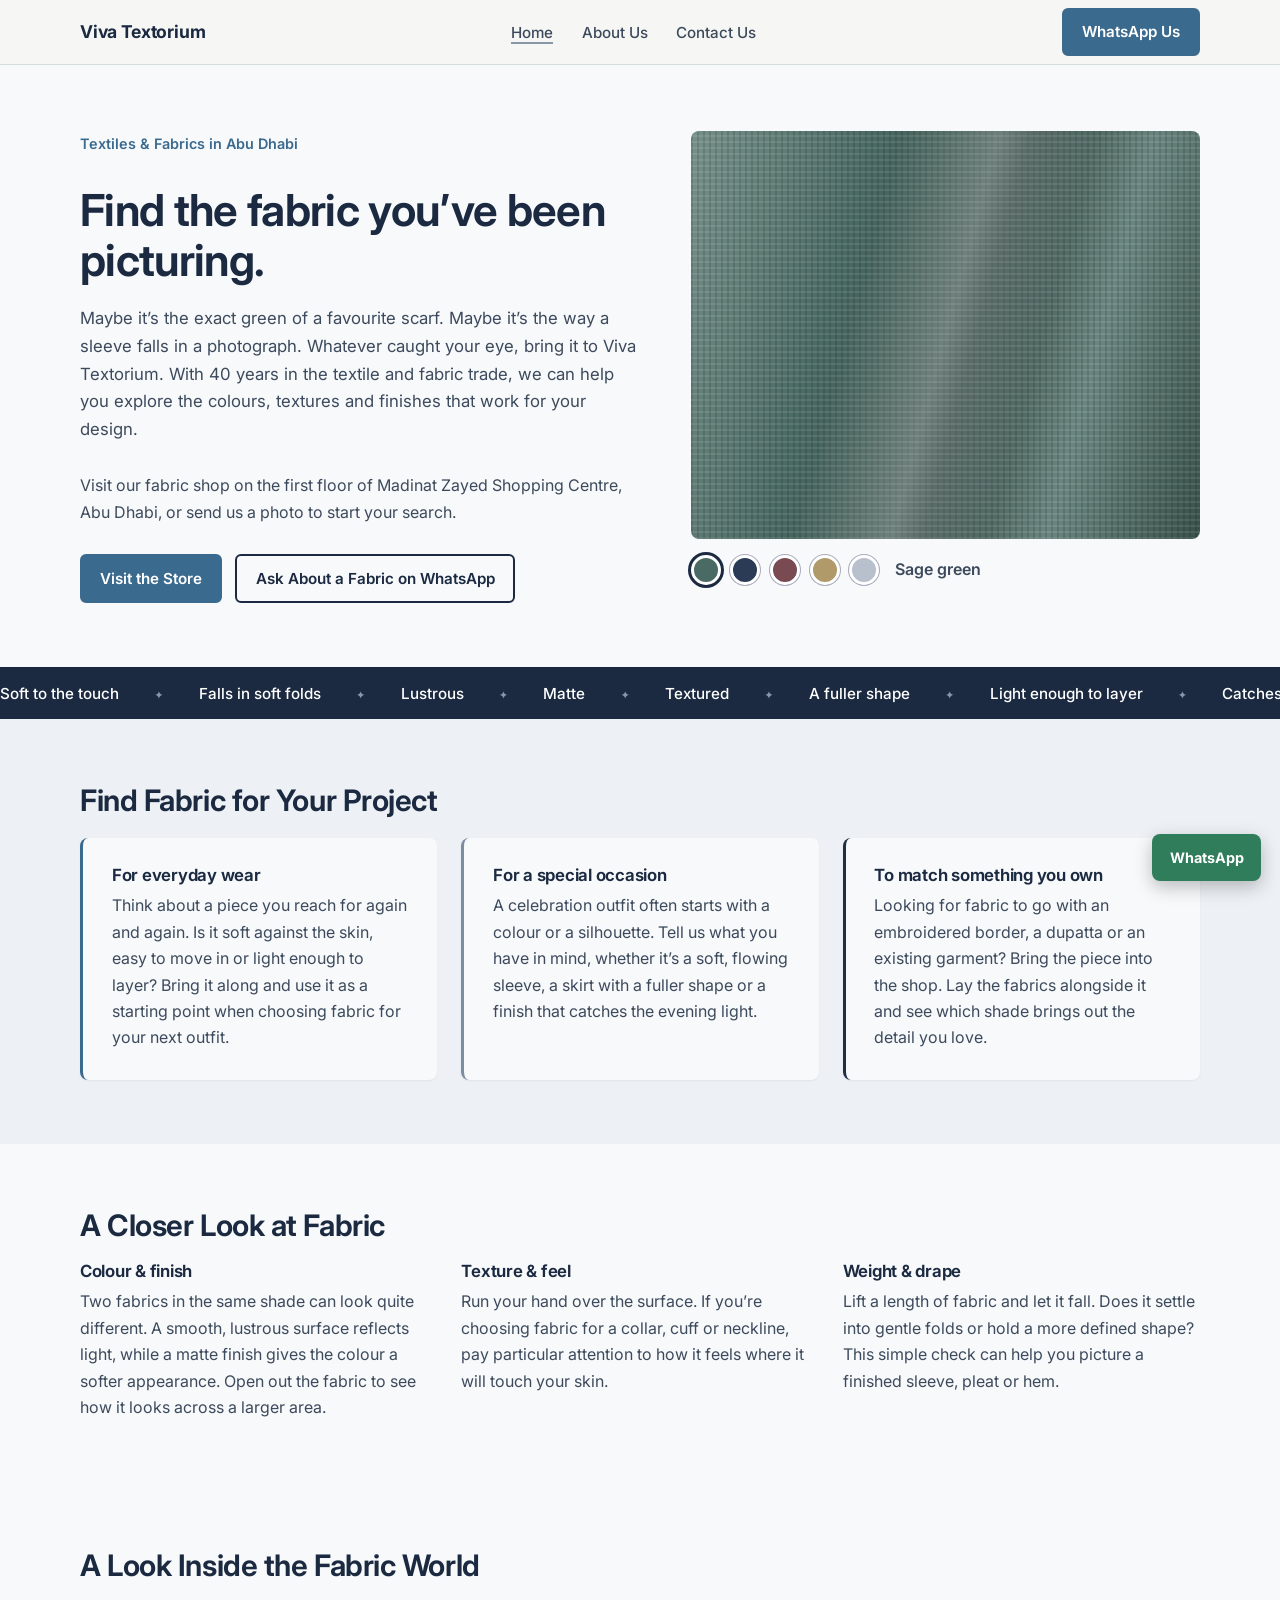
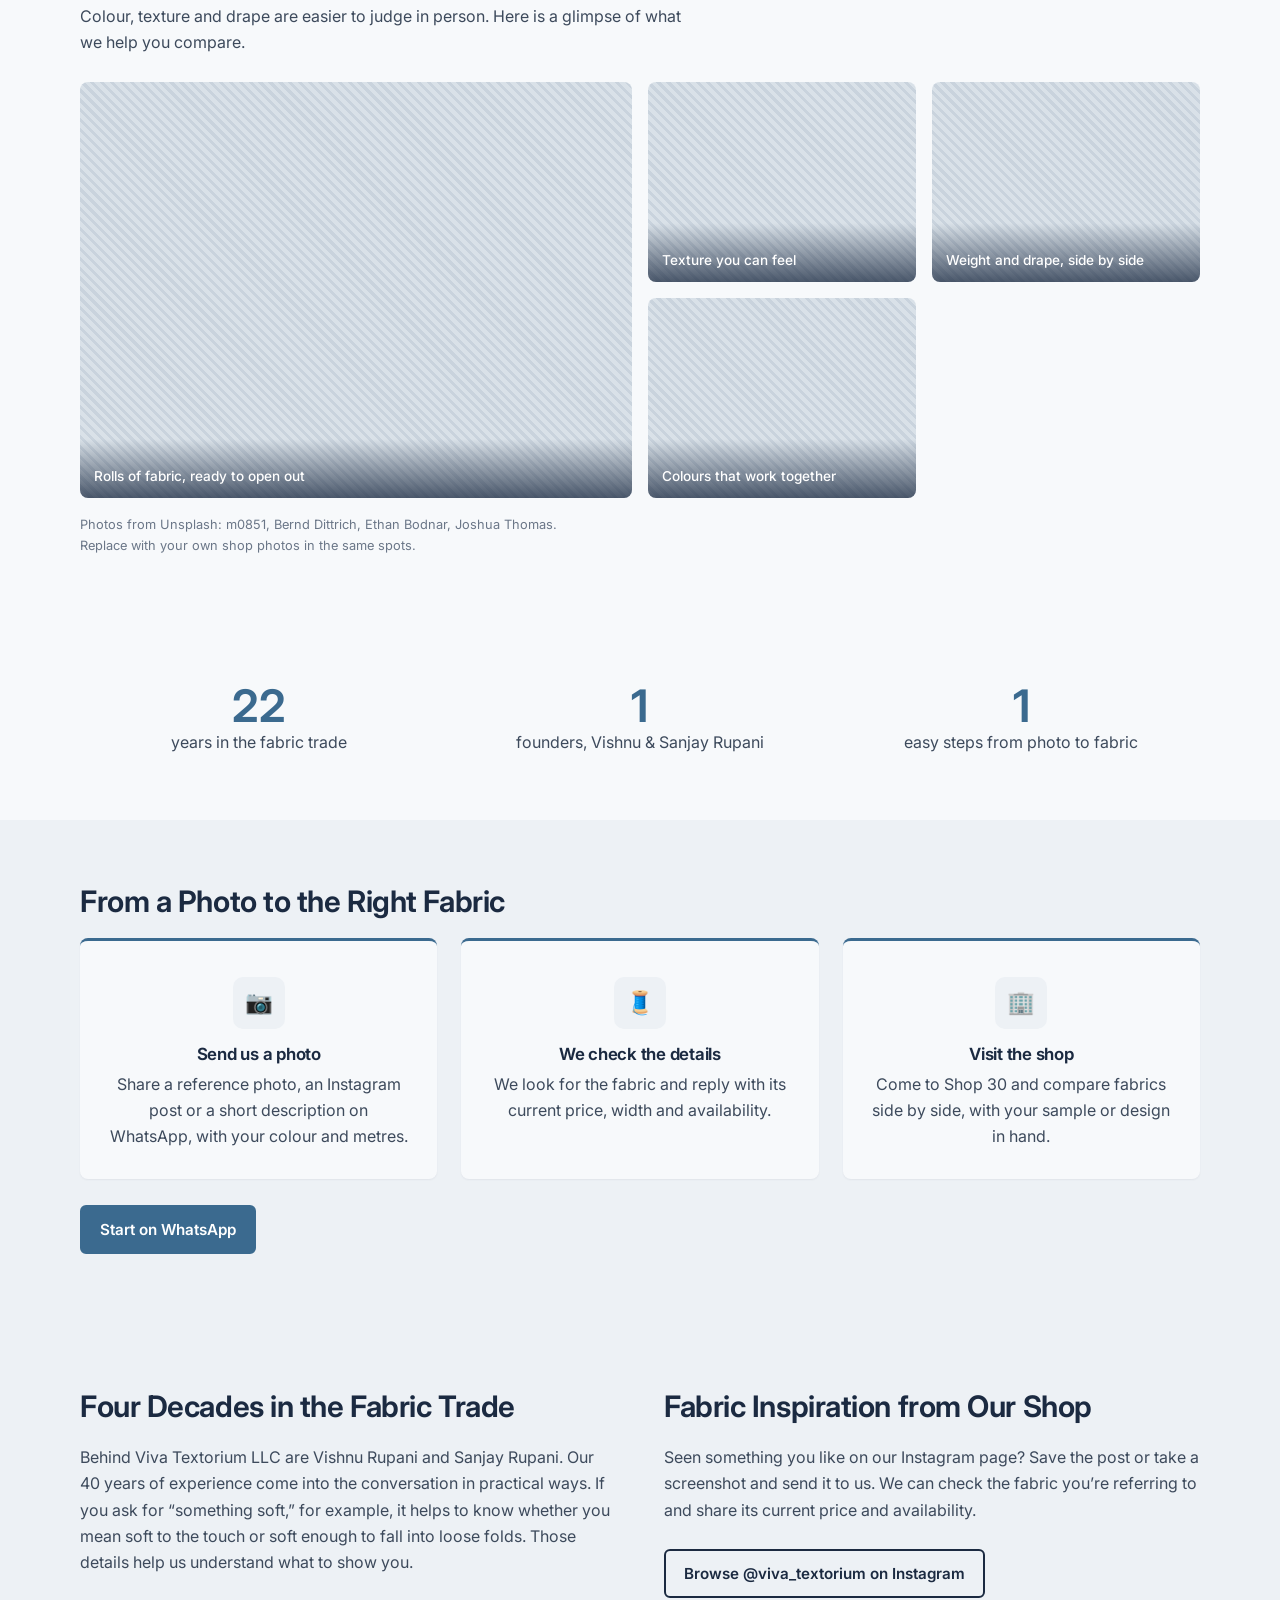
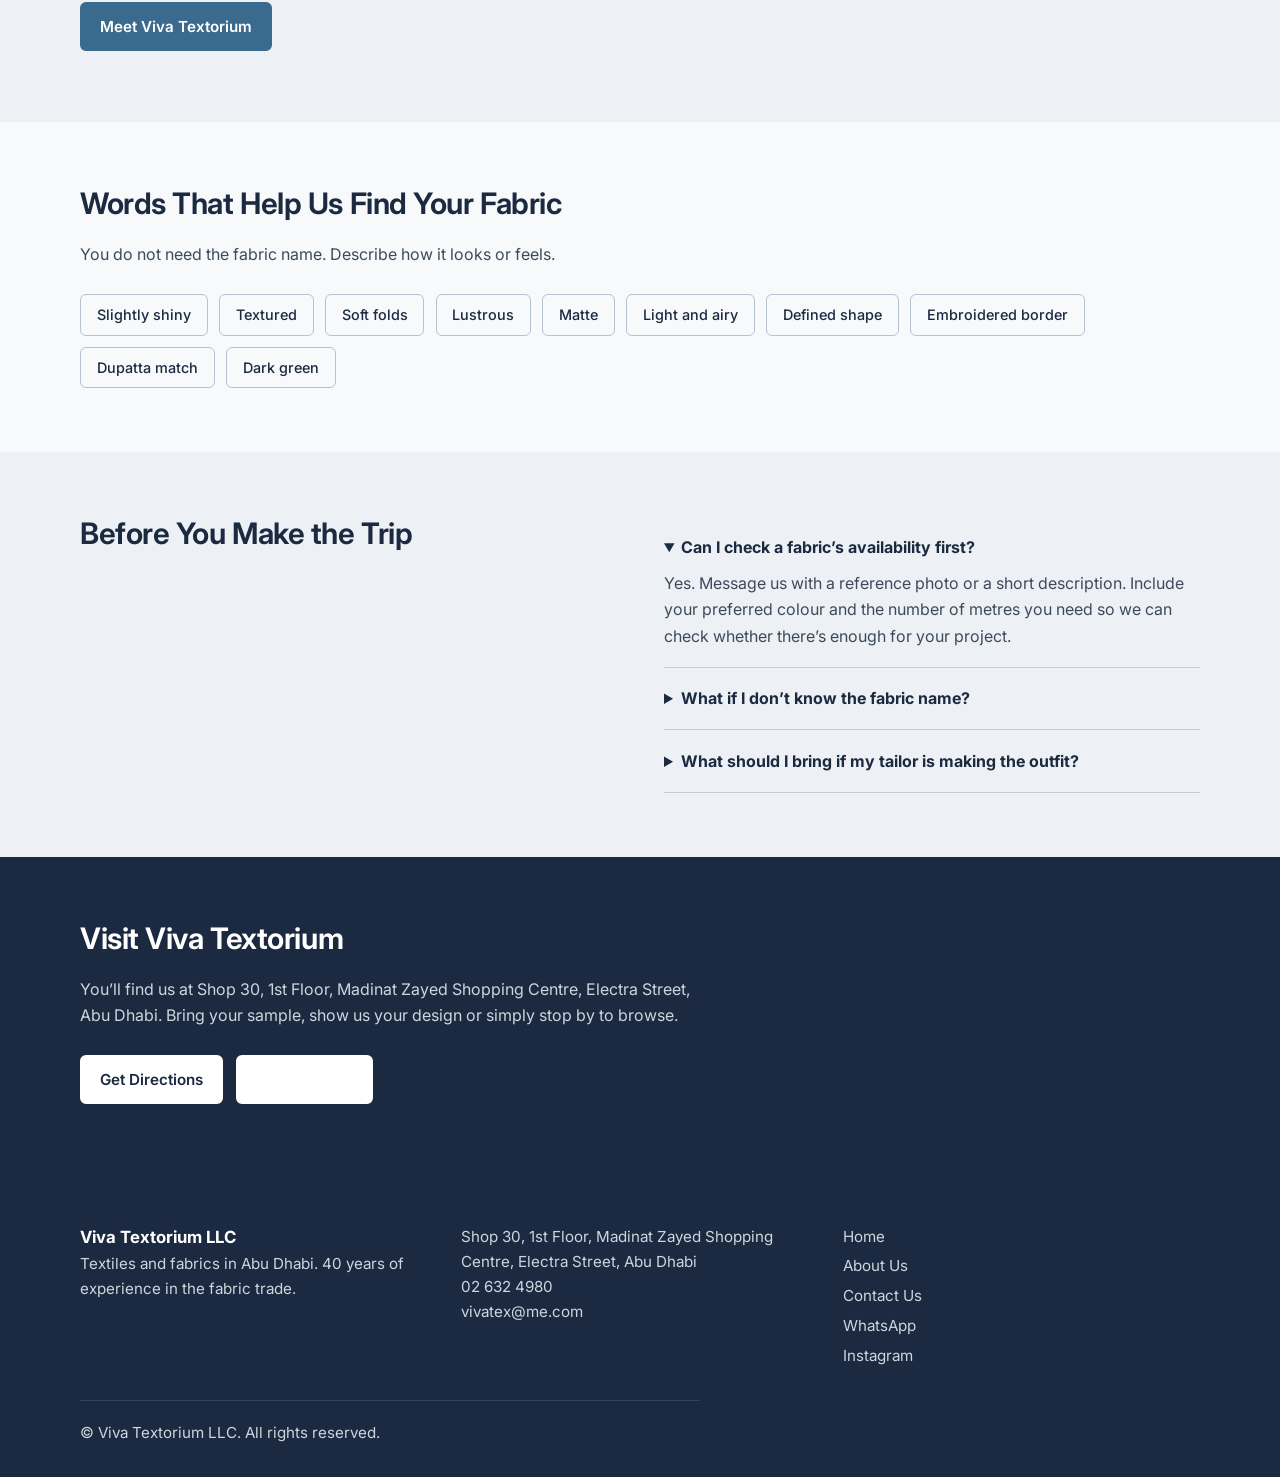
<file: index.html>
<!doctype html><html lang="en"><head><meta charset="utf-8"><meta name="viewport" content="width=device-width,initial-scale=1">
<title>Viva Textorium | Textiles & Fabrics in Abu Dhabi</title><meta name="description" content="Fabric shop in Madinat Zayed Shopping Centre, Abu Dhabi. 40 years in the textile trade.">
<link rel="preconnect" href="https://fonts.googleapis.com"><link rel="preconnect" href="https://fonts.gstatic.com" crossorigin>
<link href="https://fonts.googleapis.com/css2?family=Inter:wght@400;500;600;700&display=swap" rel="stylesheet">
<link rel="stylesheet" href="css/style.css"></head><body>
<header><div class="wrap bar"><a class="logo" href="index.html">Viva Textorium</a>
<button class="menu" id="menu" aria-label="Menu" aria-expanded="false" aria-controls="nav">&#9776;</button>
<nav id="nav" aria-label="Main"><ul><li><a href="index.html" aria-current=page>Home</a></li><li><a href="about.html">About Us</a></li><li><a href="contact.html">Contact Us</a></li></ul></nav><a class="btn hbtn" href="https://wa.me/971554997163?text=Hello%20Viva%20Textorium%2C%20I%27m%20looking%20for%20a%20fabric.">WhatsApp Us</a></div></header>
<main><section class="hero"><div class="wrap"><div><p class="kicker">Textiles &amp; Fabrics in Abu Dhabi</p>
<h1>Find the fabric you&rsquo;ve been picturing.</h1>
<p class="lead">Maybe it&rsquo;s the exact green of a favourite scarf. Maybe it&rsquo;s the way a sleeve falls in a photograph. Whatever caught your eye, bring it to Viva Textorium. With 40 years in the textile and fabric trade, we can help you explore the colours, textures and finishes that work for your design.</p>
<p>Visit our fabric shop on the first floor of Madinat Zayed Shopping Centre, Abu Dhabi, or send us a photo to start your search.</p>
<div class="actions"><a class="btn" href="contact.html">Visit the Store</a><a class="btn ghost" href="https://wa.me/971554997163?text=Hello%20Viva%20Textorium%2C%20I%27m%20looking%20for%20a%20fabric.">Ask About a Fabric on WhatsApp</a></div></div>
<div><div class="cloth" role="img" aria-label="Woven fabric swatch"></div><div class="pick" role="group" aria-label="Preview a shade"><button style="--c:#4a6b63" data-c="#4a6b63" aria-label="Sage green" aria-pressed="true"></button><button style="--c:#2b3a55" data-c="#2b3a55" aria-label="Navy" aria-pressed="false"></button><button style="--c:#7a4a52" data-c="#7a4a52" aria-label="Muted wine" aria-pressed="false"></button><button style="--c:#b09a6a" data-c="#b09a6a" aria-label="Warm sand" aria-pressed="false"></button><button style="--c:#b7c0cc" data-c="#b7c0cc" aria-label="Soft slate" aria-pressed="false"></button><span id="shade">Sage green</span></div></div></div></section>
<div class="marq" aria-hidden="true"><div><span>Soft to the touch</span><span>Falls in soft folds</span><span>Lustrous</span><span>Matte</span><span>Textured</span><span>A fuller shape</span><span>Light enough to layer</span><span>Catches the evening light</span><span>Soft to the touch</span><span>Falls in soft folds</span><span>Lustrous</span><span>Matte</span><span>Textured</span><span>A fuller shape</span><span>Light enough to layer</span><span>Catches the evening light</span></div></div><section class="alt"><div class="wrap"><h2>Find Fabric for Your Project</h2><div class="grid3">
<div class="card" style="--c:#3b6a8f"><h3>For everyday wear</h3><p>Think about a piece you reach for again and again. Is it soft against the skin, easy to move in or light enough to layer? Bring it along and use it as a starting point when choosing fabric for your next outfit.</p></div>
<div class="card" style="--c:#7d8da1"><h3>For a special occasion</h3><p>A celebration outfit often starts with a colour or a silhouette. Tell us what you have in mind, whether it&rsquo;s a soft, flowing sleeve, a skirt with a fuller shape or a finish that catches the evening light.</p></div>
<div class="card" style="--c:#1f2f46"><h3>To match something you own</h3><p>Looking for fabric to go with an embroidered border, a dupatta or an existing garment? Bring the piece into the shop. Lay the fabrics alongside it and see which shade brings out the detail you love.</p></div></div></div></section>
<section><div class="wrap"><h2>A Closer Look at Fabric</h2><div class="grid3">
<div><h3>Colour &amp; finish</h3><p>Two fabrics in the same shade can look quite different. A smooth, lustrous surface reflects light, while a matte finish gives the colour a softer appearance. Open out the fabric to see how it looks across a larger area.</p></div>
<div><h3>Texture &amp; feel</h3><p>Run your hand over the surface. If you&rsquo;re choosing fabric for a collar, cuff or neckline, pay particular attention to how it feels where it will touch your skin.</p></div>
<div><h3>Weight &amp; drape</h3><p>Lift a length of fabric and let it fall. Does it settle into gentle folds or hold a more defined shape? This simple check can help you picture a finished sleeve, pleat or hem.</p></div></div></div></section>
<section><div class="wrap"><h2>A Look Inside the Fabric World</h2><p>Colour, texture and drape are easier to judge in person. Here is a glimpse of what we help you compare.</p><br><div class="gal"><figure><img src="https://unsplash.com/photos/DNA6GbS23dQ/download?force=true&w=1000" alt="Rolled fabrics on display" loading="lazy" onerror="this.remove()"><figcaption>Rolls of fabric, ready to open out</figcaption></figure><figure><img src="https://unsplash.com/photos/3oXuqx2o6jo/download?force=true&w=1000" alt="Striped fabric with textured stitching" loading="lazy" onerror="this.remove()"><figcaption>Texture you can feel</figcaption></figure><figure><img src="https://unsplash.com/photos/kgC99X3WH1w/download?force=true&w=1000" alt="Folded white textile" loading="lazy" onerror="this.remove()"><figcaption>Weight and drape, side by side</figcaption></figure><figure><img src="https://unsplash.com/photos/1zNpYuamMJc/download?force=true&w=1000" alt="Stack of different coloured fabrics" loading="lazy" onerror="this.remove()"><figcaption>Colours that work together</figcaption></figure></div><p class="credit">Photos from Unsplash: m0851, Bernd Dittrich, Ethan Bodnar, Joshua Thomas. Replace with your own shop photos in the same spots.</p></div></section><section><div class="wrap stats"><div><b data-n="40">0</b>years in the fabric trade</div><div><b data-n="2">0</b>founders, Vishnu &amp; Sanjay Rupani</div><div><b data-n="3">0</b>easy steps from photo to fabric</div></div></section><section class="alt"><div class="wrap"><h2>From a Photo to the Right Fabric</h2><div class="flow">
<div class="card"><div class="ico">&#128247;</div><h3>Send us a photo</h3><p>Share a reference photo, an Instagram post or a short description on WhatsApp, with your colour and metres.</p></div>
<div class="card"><div class="ico">&#129525;</div><h3>We check the details</h3><p>We look for the fabric and reply with its current price, width and availability.</p></div>
<div class="card"><div class="ico">&#127970;</div><h3>Visit the shop</h3><p>Come to Shop 30 and compare fabrics side by side, with your sample or design in hand.</p></div></div>
<br><a class="btn" href="https://wa.me/971554997163?text=Hello%20Viva%20Textorium%2C%20I%27m%20looking%20for%20a%20fabric.">Start on WhatsApp</a></div></section><section class="alt"><div class="wrap grid2"><div><h2>Four Decades in the Fabric Trade</h2><p>Behind Viva Textorium LLC are Vishnu Rupani and Sanjay Rupani. Our 40 years of experience come into the conversation in practical ways. If you ask for &ldquo;something soft,&rdquo; for example, it helps to know whether you mean soft to the touch or soft enough to fall into loose folds. Those details help us understand what to show you.</p><br><a class="btn" href="about.html">Meet Viva Textorium</a></div>
<div><h2>Fabric Inspiration from Our Shop</h2><p>Seen something you like on our Instagram page? Save the post or take a screenshot and send it to us. We can check the fabric you&rsquo;re referring to and share its current price and availability.</p><br><a class="btn ghost" href="https://www.instagram.com/viva_textorium/">Browse @viva_textorium on Instagram</a></div></div></section>
<section><div class="wrap"><h2>Words That Help Us Find Your Fabric</h2><p>You do not need the fabric name. Describe how it looks or feels.</p><br><div class="tags"><span>Slightly shiny</span><span>Textured</span><span>Soft folds</span><span>Lustrous</span><span>Matte</span><span>Light and airy</span><span>Defined shape</span><span>Embroidered border</span><span>Dupatta match</span><span>Dark green</span></div></div></section><section class="alt"><div class="wrap grid2"><div><h2>Before You Make the Trip</h2></div><div>
<details open><summary>Can I check a fabric&rsquo;s availability first?</summary><p>Yes. Message us with a reference photo or a short description. Include your preferred colour and the number of metres you need so we can check whether there&rsquo;s enough for your project.</p></details>
<details><summary>What if I don&rsquo;t know the fabric name?</summary><p>Describe what you can see or feel. Words like &ldquo;slightly shiny,&rdquo; &ldquo;textured&rdquo; or &ldquo;falls in soft folds&rdquo; give us a place to start. A photo of the full garment and a close-up of the fabric can also help.</p></details>
<details><summary>What should I bring if my tailor is making the outfit?</summary><p>Bring the design and any measurements or fabric requirements your tailor has given you. If they&rsquo;ve specified a width as well as a length, bring both details along.</p></details></div></div></section>
<section class="band"><div class="wrap"><h2>Visit Viva Textorium</h2><p>You&rsquo;ll find us at Shop 30, 1st Floor, Madinat Zayed Shopping Centre, Electra Street, Abu Dhabi. Bring your sample, show us your design or simply stop by to browse.</p><br><div class="actions"><a class="btn" href="https://www.google.com/maps/search/?api=1&query=Madinat+Zayed+Shopping+Centre+Electra+Street+Abu+Dhabi">Get Directions</a><a class="btn ghost" style="color:#fff;border-color:#fff" href="tel:+97126324980">Call the Shop</a></div></div></section></main>
<footer><div class="wrap"><div class="grid3"><div><strong>Viva Textorium LLC</strong><p>Textiles and fabrics in Abu Dhabi. 40 years of experience in the fabric trade.</p></div>
<div><p>Shop 30, 1st Floor, Madinat Zayed Shopping Centre, Electra Street, Abu Dhabi</p><p><a href="tel:+97126324980">02 632 4980</a><br><a href="mailto:vivatex@me.com">vivatex@me.com</a></p></div>
<div class="fnav"><a href="index.html">Home</a><a href="about.html">About Us</a><a href="contact.html">Contact Us</a><a href="https://wa.me/971554997163?text=Hello%20Viva%20Textorium%2C%20I%27m%20looking%20for%20a%20fabric.">WhatsApp</a><a href="https://www.instagram.com/viva_textorium/">Instagram</a></div></div>
<p class="copy">&copy; Viva Textorium LLC. All rights reserved.</p></div></footer>
<a class="wa" href="https://wa.me/971554997163?text=Hello%20Viva%20Textorium%2C%20I%27m%20looking%20for%20a%20fabric." aria-label="Chat on WhatsApp">WhatsApp</a><script src="js/main.js"></script></body></html>
</file>
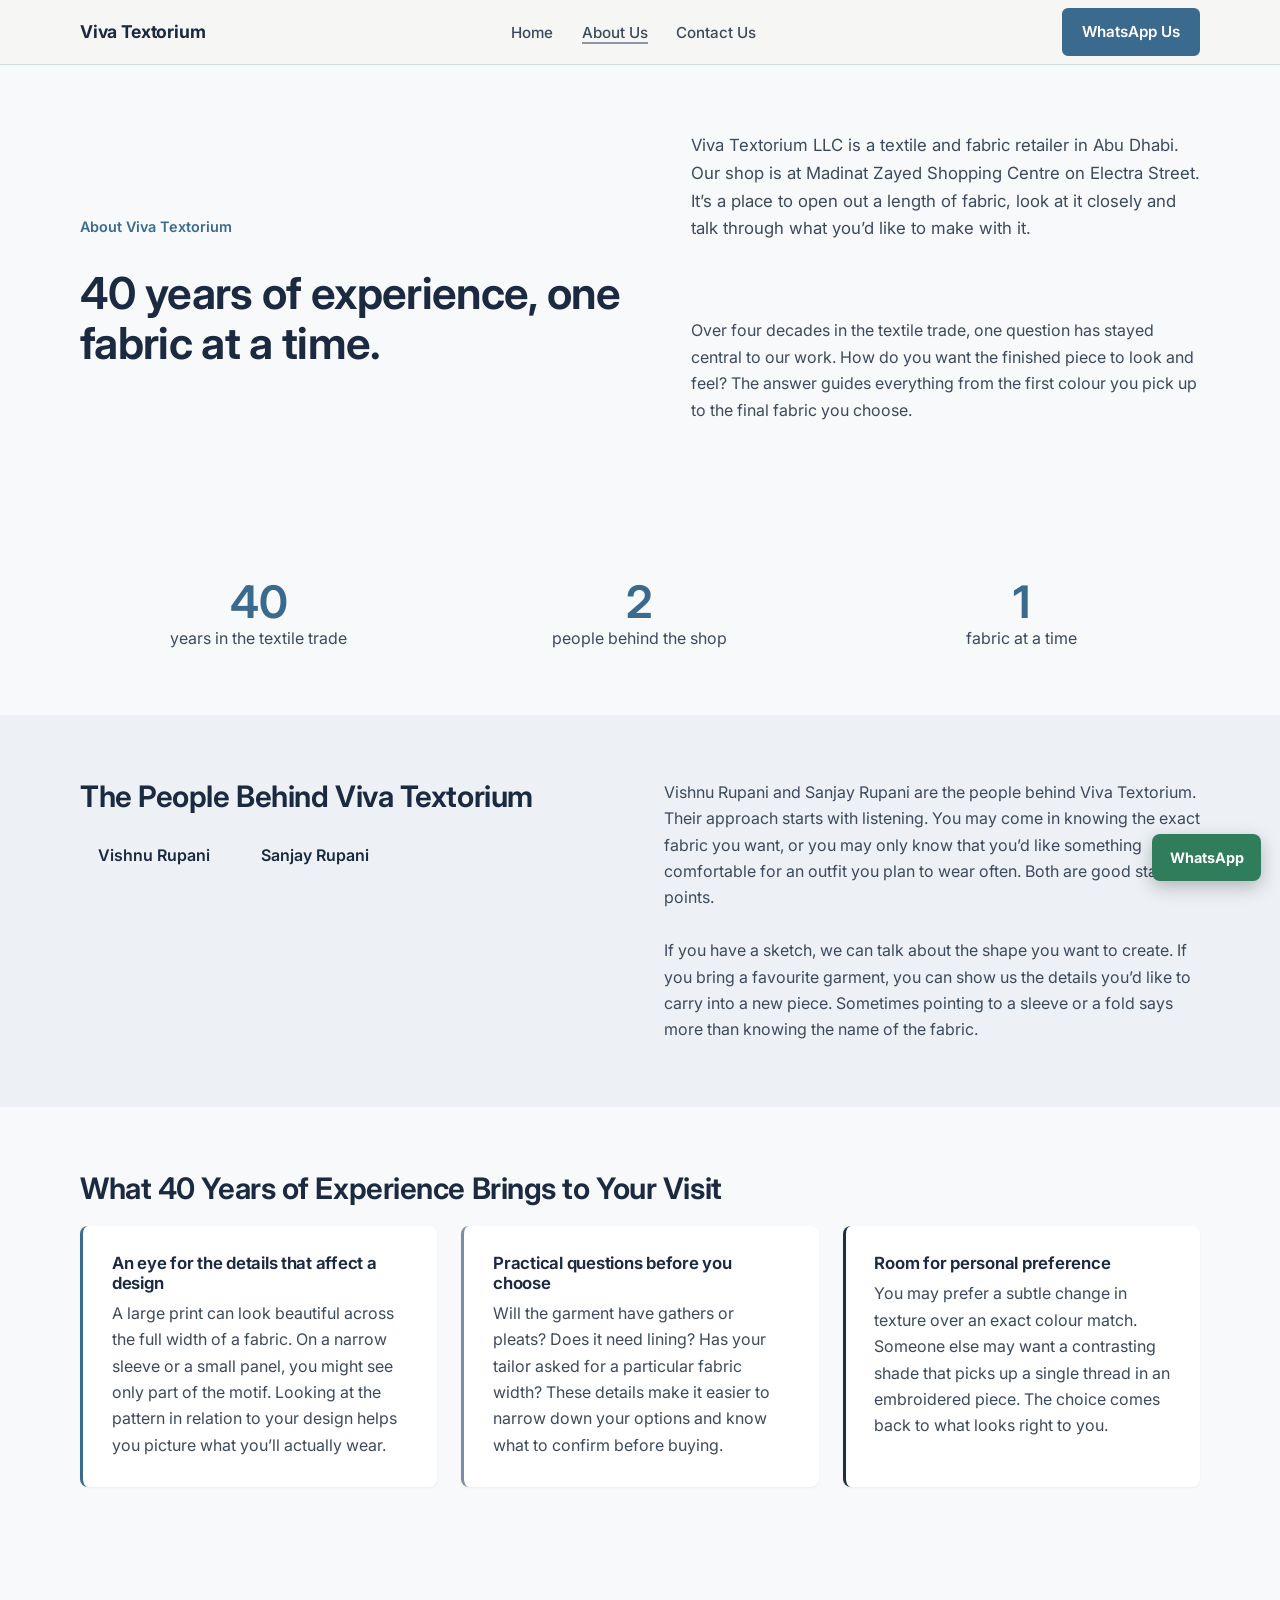
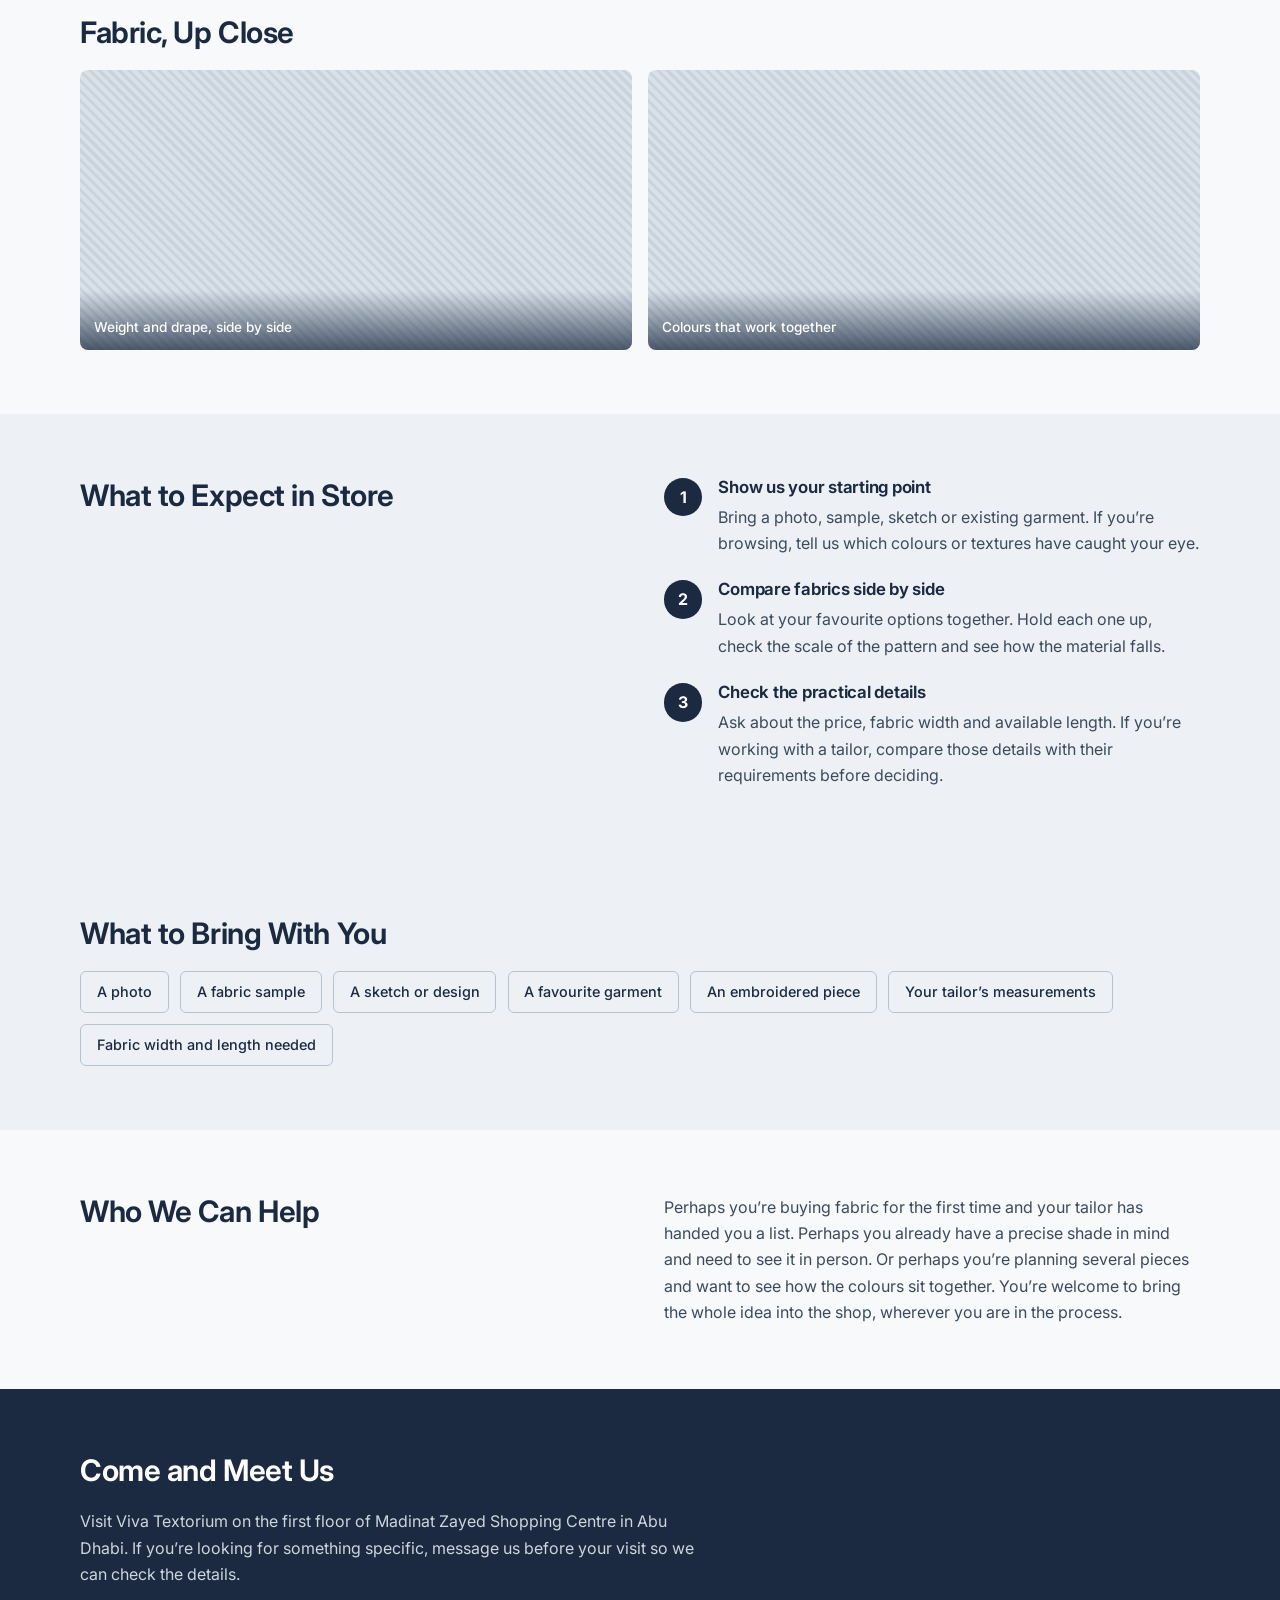
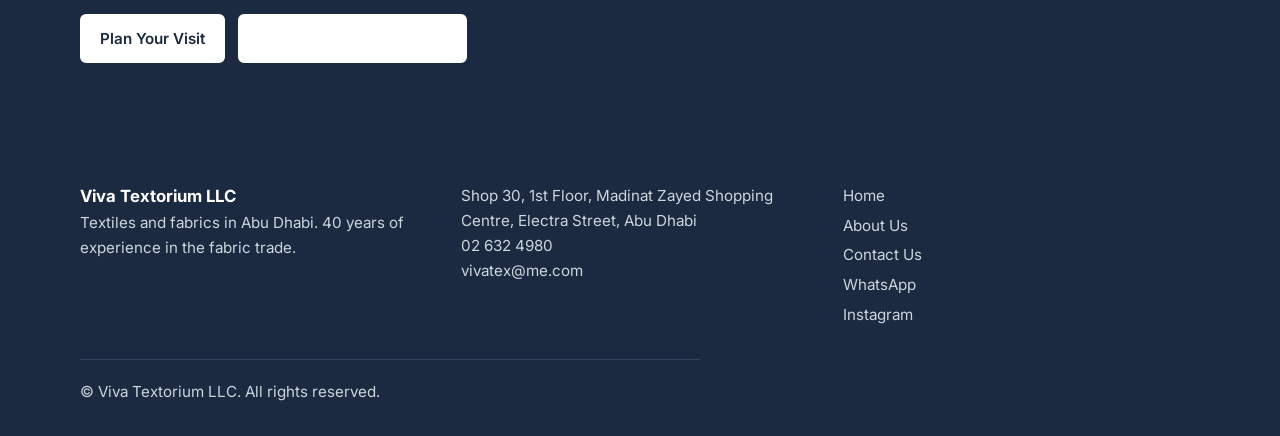
<file: about.html>
<!doctype html><html lang="en"><head><meta charset="utf-8"><meta name="viewport" content="width=device-width,initial-scale=1">
<title>About Us | Viva Textorium</title><meta name="description" content="40 years of experience in the fabric trade, run by Vishnu and Sanjay Rupani.">
<link rel="preconnect" href="https://fonts.googleapis.com"><link rel="preconnect" href="https://fonts.gstatic.com" crossorigin>
<link href="https://fonts.googleapis.com/css2?family=Inter:wght@400;500;600;700&display=swap" rel="stylesheet">
<link rel="stylesheet" href="css/style.css"></head><body>
<header><div class="wrap bar"><a class="logo" href="index.html">Viva Textorium</a>
<button class="menu" id="menu" aria-label="Menu" aria-expanded="false" aria-controls="nav">&#9776;</button>
<nav id="nav" aria-label="Main"><ul><li><a href="index.html">Home</a></li><li><a href="about.html" aria-current=page>About Us</a></li><li><a href="contact.html">Contact Us</a></li></ul></nav><a class="btn hbtn" href="https://wa.me/971554997163?text=Hello%20Viva%20Textorium%2C%20I%27m%20looking%20for%20a%20fabric.">WhatsApp Us</a></div></header>
<main><section class="hero"><div class="wrap"><div><p class="kicker">About Viva Textorium</p><h1>40 years of experience, one fabric at a time.</h1></div>
<div><p class="lead">Viva Textorium LLC is a textile and fabric retailer in Abu Dhabi. Our shop is at Madinat Zayed Shopping Centre on Electra Street. It&rsquo;s a place to open out a length of fabric, look at it closely and talk through what you&rsquo;d like to make with it.</p><br><p>Over four decades in the textile trade, one question has stayed central to our work. How do you want the finished piece to look and feel? The answer guides everything from the first colour you pick up to the final fabric you choose.</p></div></div></section>
<section><div class="wrap stats"><div><b data-n="40">0</b>years in the textile trade</div><div><b data-n="2">0</b>people behind the shop</div><div><b data-n="1">0</b>fabric at a time</div></div></section><section class="alt"><div class="wrap grid2"><div><h2>The People Behind Viva Textorium</h2><div class="people"><span class="chip">Vishnu Rupani</span><span class="chip">Sanjay Rupani</span></div></div>
<div><p>Vishnu Rupani and Sanjay Rupani are the people behind Viva Textorium. Their approach starts with listening. You may come in knowing the exact fabric you want, or you may only know that you&rsquo;d like something comfortable for an outfit you plan to wear often. Both are good starting points.</p><br><p>If you have a sketch, we can talk about the shape you want to create. If you bring a favourite garment, you can show us the details you&rsquo;d like to carry into a new piece. Sometimes pointing to a sleeve or a fold says more than knowing the name of the fabric.</p></div></div></section>
<section><div class="wrap"><h2>What 40 Years of Experience Brings to Your Visit</h2><div class="grid3">
<div class="card" style="--c:#3b6a8f"><h3>An eye for the details that affect a design</h3><p>A large print can look beautiful across the full width of a fabric. On a narrow sleeve or a small panel, you might see only part of the motif. Looking at the pattern in relation to your design helps you picture what you&rsquo;ll actually wear.</p></div>
<div class="card" style="--c:#7d8da1"><h3>Practical questions before you choose</h3><p>Will the garment have gathers or pleats? Does it need lining? Has your tailor asked for a particular fabric width? These details make it easier to narrow down your options and know what to confirm before buying.</p></div>
<div class="card" style="--c:#1f2f46"><h3>Room for personal preference</h3><p>You may prefer a subtle change in texture over an exact colour match. Someone else may want a contrasting shade that picks up a single thread in an embroidered piece. The choice comes back to what looks right to you.</p></div></div></div></section>
<section><div class="wrap"><h2>Fabric, Up Close</h2><div class="gal two"><figure><img src="https://unsplash.com/photos/kgC99X3WH1w/download?force=true&w=1000" alt="Folded white textile" loading="lazy" onerror="this.remove()"><figcaption>Weight and drape, side by side</figcaption></figure><figure><img src="https://unsplash.com/photos/1zNpYuamMJc/download?force=true&w=1000" alt="Stack of different coloured fabrics" loading="lazy" onerror="this.remove()"><figcaption>Colours that work together</figcaption></figure></div></div></section><section class="alt"><div class="wrap grid2"><div><h2>What to Expect in Store</h2></div><ol class="steps">
<li><h3>Show us your starting point</h3><p>Bring a photo, sample, sketch or existing garment. If you&rsquo;re browsing, tell us which colours or textures have caught your eye.</p></li>
<li><h3>Compare fabrics side by side</h3><p>Look at your favourite options together. Hold each one up, check the scale of the pattern and see how the material falls.</p></li>
<li><h3>Check the practical details</h3><p>Ask about the price, fabric width and available length. If you&rsquo;re working with a tailor, compare those details with their requirements before deciding.</p></li></ol></div></section>
<section class="alt"><div class="wrap"><h2>What to Bring With You</h2><div class="tags"><span>A photo</span><span>A fabric sample</span><span>A sketch or design</span><span>A favourite garment</span><span>An embroidered piece</span><span>Your tailor’s measurements</span><span>Fabric width and length needed</span></div></div></section><section><div class="wrap grid2"><h2>Who We Can Help</h2><p>Perhaps you&rsquo;re buying fabric for the first time and your tailor has handed you a list. Perhaps you already have a precise shade in mind and need to see it in person. Or perhaps you&rsquo;re planning several pieces and want to see how the colours sit together. You&rsquo;re welcome to bring the whole idea into the shop, wherever you are in the process.</p></div></section>
<section class="band"><div class="wrap"><h2>Come and Meet Us</h2><p>Visit Viva Textorium on the first floor of Madinat Zayed Shopping Centre in Abu Dhabi. If you&rsquo;re looking for something specific, message us before your visit so we can check the details.</p><br><div class="actions"><a class="btn" href="contact.html">Plan Your Visit</a><a class="btn ghost" style="color:#fff;border-color:#fff" href="https://wa.me/971554997163?text=Hello%20Viva%20Textorium%2C%20I%27m%20looking%20for%20a%20fabric.">Speak to Us on WhatsApp</a></div></div></section></main>
<footer><div class="wrap"><div class="grid3"><div><strong>Viva Textorium LLC</strong><p>Textiles and fabrics in Abu Dhabi. 40 years of experience in the fabric trade.</p></div>
<div><p>Shop 30, 1st Floor, Madinat Zayed Shopping Centre, Electra Street, Abu Dhabi</p><p><a href="tel:+97126324980">02 632 4980</a><br><a href="mailto:vivatex@me.com">vivatex@me.com</a></p></div>
<div class="fnav"><a href="index.html">Home</a><a href="about.html">About Us</a><a href="contact.html">Contact Us</a><a href="https://wa.me/971554997163?text=Hello%20Viva%20Textorium%2C%20I%27m%20looking%20for%20a%20fabric.">WhatsApp</a><a href="https://www.instagram.com/viva_textorium/">Instagram</a></div></div>
<p class="copy">&copy; Viva Textorium LLC. All rights reserved.</p></div></footer>
<a class="wa" href="https://wa.me/971554997163?text=Hello%20Viva%20Textorium%2C%20I%27m%20looking%20for%20a%20fabric." aria-label="Chat on WhatsApp">WhatsApp</a><script src="js/main.js"></script></body></html>
</file>
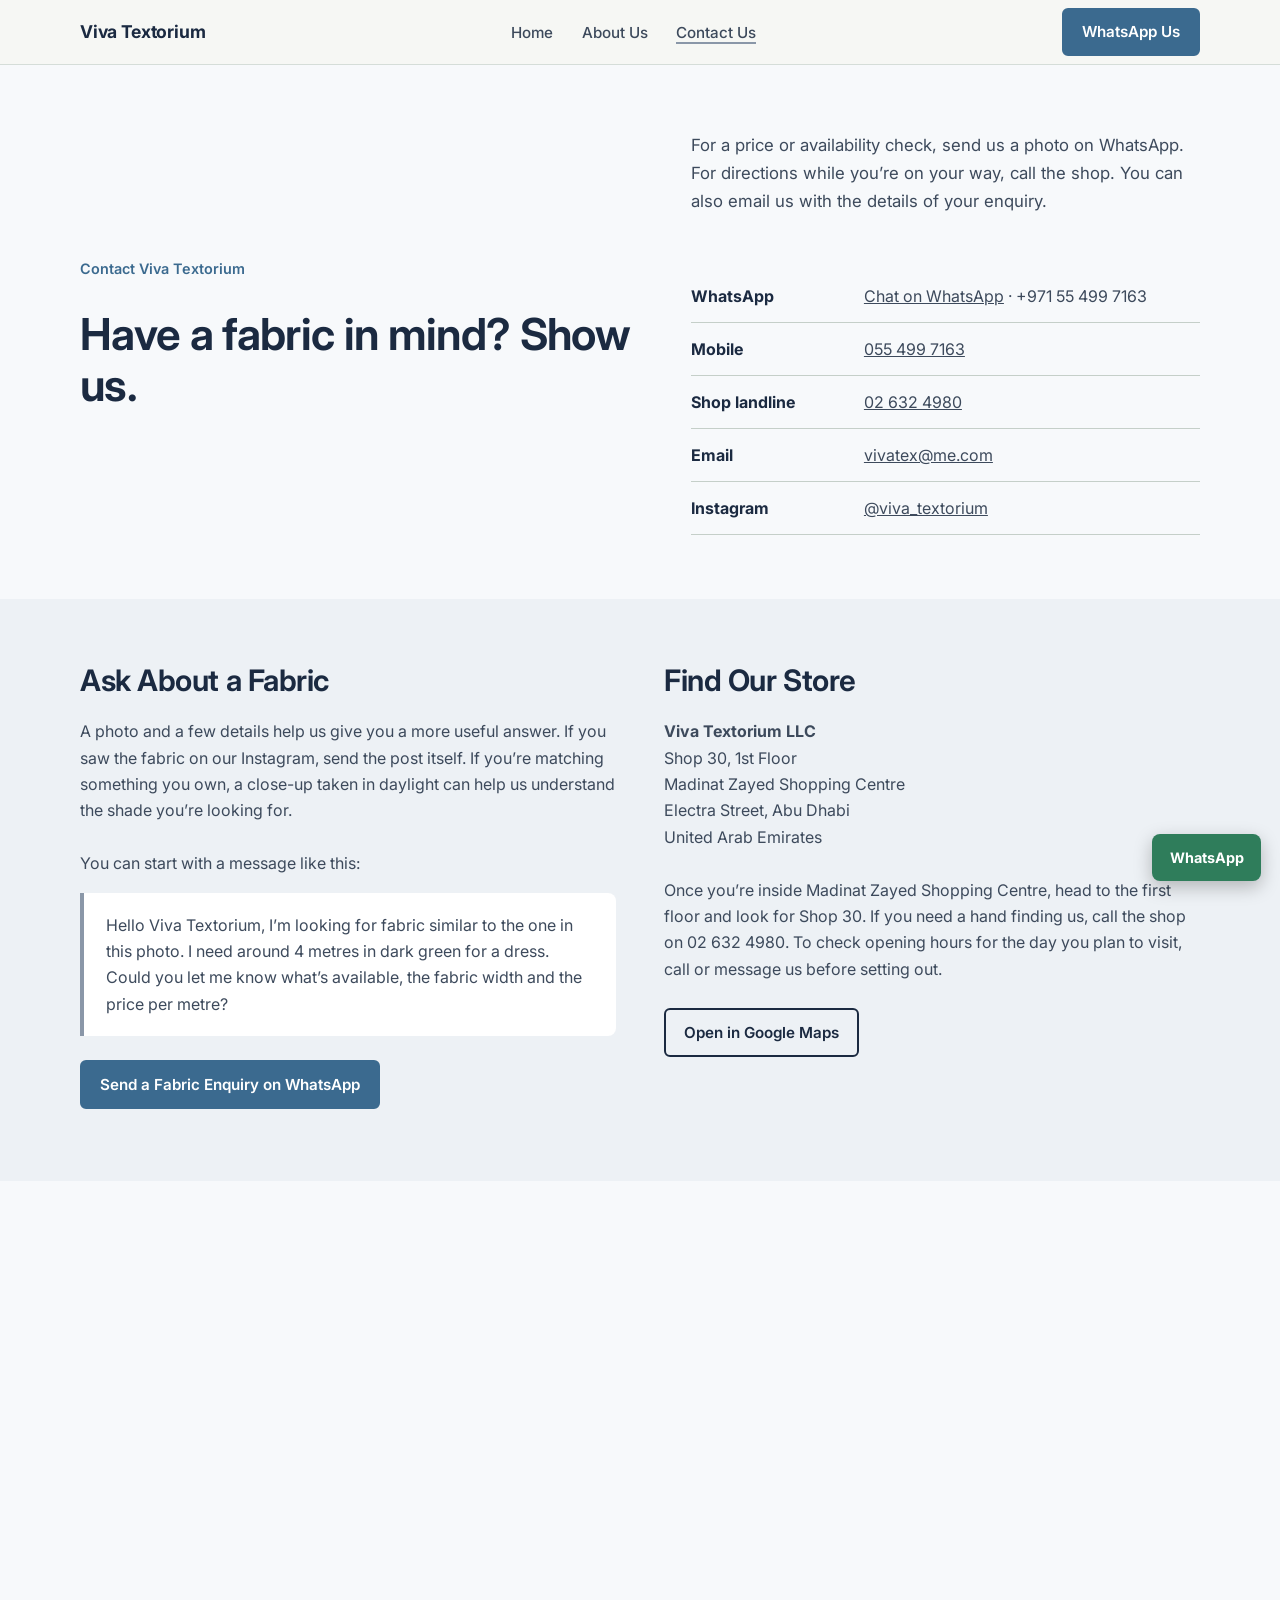
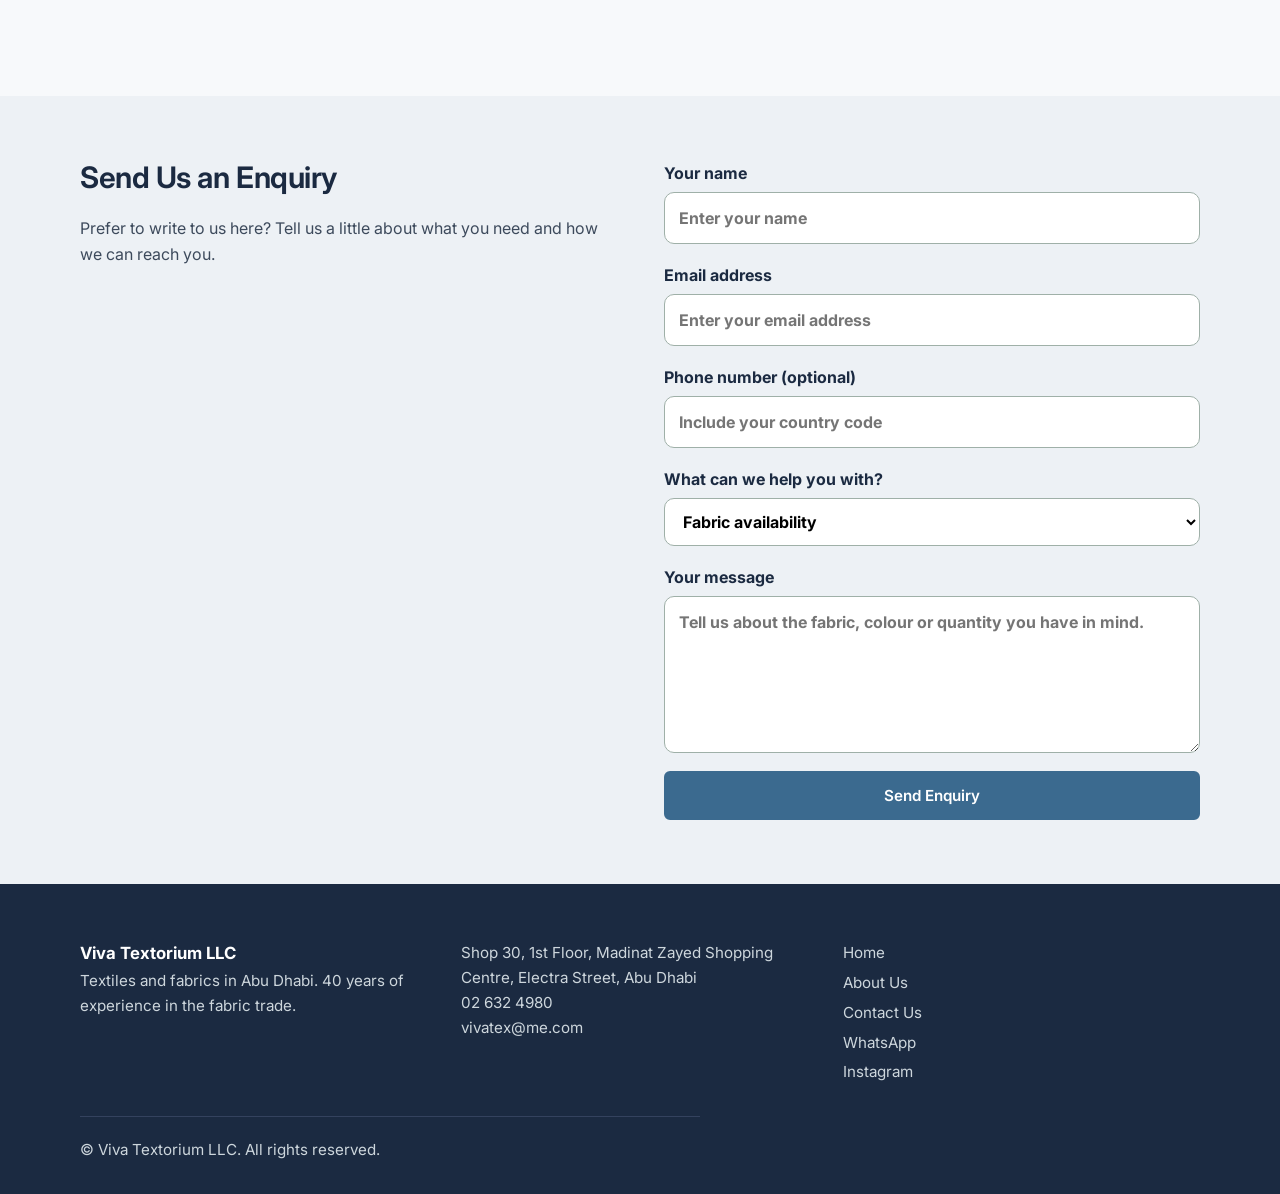
<file: contact.html>
<!doctype html><html lang="en"><head><meta charset="utf-8"><meta name="viewport" content="width=device-width,initial-scale=1">
<title>Contact Us | Viva Textorium</title><meta name="description" content="WhatsApp, call or visit Shop 30, Madinat Zayed Shopping Centre, Abu Dhabi.">
<link rel="preconnect" href="https://fonts.googleapis.com"><link rel="preconnect" href="https://fonts.gstatic.com" crossorigin>
<link href="https://fonts.googleapis.com/css2?family=Inter:wght@400;500;600;700&display=swap" rel="stylesheet">
<link rel="stylesheet" href="css/style.css"></head><body>
<header><div class="wrap bar"><a class="logo" href="index.html">Viva Textorium</a>
<button class="menu" id="menu" aria-label="Menu" aria-expanded="false" aria-controls="nav">&#9776;</button>
<nav id="nav" aria-label="Main"><ul><li><a href="index.html">Home</a></li><li><a href="about.html">About Us</a></li><li><a href="contact.html" aria-current=page>Contact Us</a></li></ul></nav><a class="btn hbtn" href="https://wa.me/971554997163?text=Hello%20Viva%20Textorium%2C%20I%27m%20looking%20for%20a%20fabric.">WhatsApp Us</a></div></header>
<main><section class="hero"><div class="wrap"><div><p class="kicker">Contact Viva Textorium</p><h1>Have a fabric in mind? Show us.</h1></div>
<div><p class="lead">For a price or availability check, send us a photo on WhatsApp. For directions while you&rsquo;re on your way, call the shop. You can also email us with the details of your enquiry.</p><br>
<table><tr><th>WhatsApp</th><td><a href="https://wa.me/971554997163?text=Hello%20Viva%20Textorium%2C%20I%27m%20looking%20for%20a%20fabric.">Chat on WhatsApp</a> &middot; +971 55 499 7163</td></tr><tr><th>Mobile</th><td><a href="tel:+971554997163">055 499 7163</a></td></tr><tr><th>Shop landline</th><td><a href="tel:+97126324980">02 632 4980</a></td></tr><tr><th>Email</th><td><a href="mailto:vivatex@me.com">vivatex@me.com</a></td></tr><tr><th>Instagram</th><td><a href="https://www.instagram.com/viva_textorium/">@viva_textorium</a></td></tr></table></div></div></section>
<section class="alt"><div class="wrap grid2"><div><h2>Ask About a Fabric</h2><p>A photo and a few details help us give you a more useful answer. If you saw the fabric on our Instagram, send the post itself. If you&rsquo;re matching something you own, a close-up taken in daylight can help us understand the shade you&rsquo;re looking for.</p><br><p>You can start with a message like this:</p>
<blockquote>Hello Viva Textorium, I&rsquo;m looking for fabric similar to the one in this photo. I need around 4 metres in dark green for a dress. Could you let me know what&rsquo;s available, the fabric width and the price per metre?</blockquote>
<a class="btn" href="https://wa.me/971554997163?text=Hello%20Viva%20Textorium%2C%20I%27m%20looking%20for%20fabric%20similar%20to%20the%20one%20in%20this%20photo.%20I%20need%20around%204%20metres%20in%20dark%20green%20for%20a%20dress.%20Could%20you%20let%20me%20know%20what%27s%20available%2C%20the%20fabric%20width%20and%20the%20price%20per%20metre%3F">Send a Fabric Enquiry on WhatsApp</a></div>
<div><h2>Find Our Store</h2><p><strong>Viva Textorium LLC</strong><br>Shop 30, 1st Floor<br>Madinat Zayed Shopping Centre<br>Electra Street, Abu Dhabi<br>United Arab Emirates</p><br><p>Once you&rsquo;re inside Madinat Zayed Shopping Centre, head to the first floor and look for Shop 30. If you need a hand finding us, call the shop on 02 632 4980. To check opening hours for the day you plan to visit, call or message us before setting out.</p><br><a class="btn ghost" href="https://www.google.com/maps/search/?api=1&query=Madinat+Zayed+Shopping+Centre+Electra+Street+Abu+Dhabi">Open in Google Maps</a></div></div></section>
<section><div class="wrap"><iframe class="map" title="Map to Viva Textorium" loading="lazy" src="https://www.google.com/maps?q=Madinat+Zayed+Shopping+Centre+Electra+Street+Abu+Dhabi&output=embed"></iframe></div></section><section class="alt"><div class="wrap grid2"><div><h2>Send Us an Enquiry</h2><p>Prefer to write to us here? Tell us a little about what you need and how we can reach you.</p></div>
<form id="enq"><label>Your name<input name="name" required placeholder="Enter your name" autocomplete="name"></label>
<label>Email address<input name="email" type="email" required placeholder="Enter your email address" autocomplete="email"></label>
<label>Phone number (optional)<input name="phone" type="tel" placeholder="Include your country code" autocomplete="tel"></label>
<label>What can we help you with?<select name="topic"><option>Fabric availability</option><option>Price enquiry</option><option>Store visit</option><option>General enquiry</option></select></label>
<label>Your message<textarea name="msg" rows="5" required placeholder="Tell us about the fabric, colour or quantity you have in mind."></textarea></label>
<button class="btn" type="submit">Send Enquiry</button>
<p class="ok" id="ok" role="status">Thank you for contacting Viva Textorium. We&rsquo;ve received your enquiry and will reply using the details you provided.</p></form></div></section></main>
<footer><div class="wrap"><div class="grid3"><div><strong>Viva Textorium LLC</strong><p>Textiles and fabrics in Abu Dhabi. 40 years of experience in the fabric trade.</p></div>
<div><p>Shop 30, 1st Floor, Madinat Zayed Shopping Centre, Electra Street, Abu Dhabi</p><p><a href="tel:+97126324980">02 632 4980</a><br><a href="mailto:vivatex@me.com">vivatex@me.com</a></p></div>
<div class="fnav"><a href="index.html">Home</a><a href="about.html">About Us</a><a href="contact.html">Contact Us</a><a href="https://wa.me/971554997163?text=Hello%20Viva%20Textorium%2C%20I%27m%20looking%20for%20a%20fabric.">WhatsApp</a><a href="https://www.instagram.com/viva_textorium/">Instagram</a></div></div>
<p class="copy">&copy; Viva Textorium LLC. All rights reserved.</p></div></footer>
<a class="wa" href="https://wa.me/971554997163?text=Hello%20Viva%20Textorium%2C%20I%27m%20looking%20for%20a%20fabric." aria-label="Chat on WhatsApp">WhatsApp</a><script src="js/main.js"></script></body></html>
</file>
<file: css/style.css>
:root{--ink:#1b2a41;--green:#3b6a8f;--linen:#f7f9fb;--mist:#edf1f5;--gold:#8a97a8;--text:#3d4a5c;--fab:#4a6b63;--r:14px}
*{box-sizing:border-box;margin:0}html{scroll-behavior:smooth}
body{font:17px/1.65 'Inter',system-ui,sans-serif;color:var(--text);background:var(--linen)}
h1,h2,h3{font-family:'Inter',system-ui,sans-serif;color:var(--ink);line-height:1.15;font-weight:600}
h1{font-size:clamp(2.4rem,6vw,4.4rem);letter-spacing:-.02em}h2{font-size:clamp(1.8rem,3.5vw,2.6rem);margin-bottom:.6em}h3{font-size:1.25rem;margin-bottom:.4em}
p{max-width:62ch}a{color:inherit}
:focus-visible{outline:3px solid var(--gold);outline-offset:3px}
.wrap{width:min(1120px,100% - 2.5rem);margin-inline:auto}
section{padding:5rem 0}.alt{background:var(--mist)}
header{position:sticky;top:0;z-index:20;background:rgba(246,247,244,.92);backdrop-filter:blur(8px);border-bottom:1px solid #d5ddd8}
.bar{display:flex;align-items:center;justify-content:space-between;height:68px;gap:1rem}
.logo{font-family:'Inter',system-ui,sans-serif;font-weight:700;font-size:1.3rem;color:var(--ink);text-decoration:none}
nav ul{display:flex;gap:1.8rem;list-style:none;padding:0}nav a{text-decoration:none;font-weight:600}nav a[aria-current]{border-bottom:2px solid var(--gold)}
.btn{display:inline-block;padding:.75em 1.4em;border-radius:99px;background:var(--green);color:#fff;text-decoration:none;font-weight:700;border:2px solid var(--green);cursor:pointer;font:inherit;font-weight:700;transition:background .2s}
.btn:hover{background:var(--ink);border-color:var(--ink)}.btn.ghost{background:transparent;color:var(--ink);border-color:var(--ink)}.btn.ghost:hover{background:var(--ink);color:#fff}
.menu{display:none;background:none;border:0;font-size:1.6rem;cursor:pointer;color:var(--ink)}
.hero{padding:4rem 0 5rem}.hero .wrap{display:grid;grid-template-columns:1.05fr .95fr;gap:3rem;align-items:center}
.kicker{color:var(--green);font-weight:700;margin-bottom:1rem}.hero p{margin:1.2rem 0 1.8rem}.actions{display:flex;gap:.8rem;flex-wrap:wrap}
.cloth{aspect-ratio:4/5;border-radius:var(--r);background-color:var(--fab);position:relative;overflow:hidden;transition:background-color .6s;
background-image:repeating-linear-gradient(0deg,rgba(255,255,255,.09) 0 2px,transparent 2px 6px),repeating-linear-gradient(90deg,rgba(0,0,0,.12) 0 2px,transparent 2px 6px),linear-gradient(105deg,rgba(255,255,255,.25),transparent 30%,rgba(0,0,0,.3) 55%,rgba(255,255,255,.18) 75%,rgba(0,0,0,.25))}
.pick{display:flex;gap:.6rem;align-items:center;margin-top:1rem;flex-wrap:wrap}
.pick button{width:38px;height:38px;border-radius:50%;border:3px solid #fff;box-shadow:0 0 0 1px #aab;cursor:pointer;background:var(--c)}
.pick button[aria-pressed=true]{box-shadow:0 0 0 3px var(--ink)}.pick span{font-weight:600;margin-left:.4rem}
.grid3{display:grid;grid-template-columns:repeat(3,1fr);gap:1.5rem}.grid2{display:grid;grid-template-columns:1fr 1fr;gap:3rem;align-items:start}
.card{background:#fff;padding:1.8rem;border-radius:var(--r);border-top:4px solid var(--c,var(--green))}
.alt .card{background:var(--linen)}
.lead{font-size:1.15rem}
details{border-bottom:1px solid #c5cfc9;padding:1.1rem 0}summary{cursor:pointer;font-weight:700;color:var(--ink)}details p{margin-top:.6rem}
.steps{list-style:none;padding:0;counter-reset:s;display:grid;gap:1.5rem}.steps li{counter-increment:s;padding-left:3.4rem;position:relative}
.steps li:before{content:counter(s);position:absolute;left:0;top:0;width:2.4rem;height:2.4rem;border-radius:50%;background:var(--ink);color:#fff;display:grid;place-items:center;font-weight:700}
.band{background:var(--ink);color:#e9eef0}.band h2{color:#fff}.band p{color:#cdd6dc}.band .btn{background:var(--gold);border-color:var(--gold);color:#1c1c1c}
.people{display:flex;gap:1rem;flex-wrap:wrap;margin-top:1rem}.chip{padding:.5em 1.1em;border-radius:99px;background:var(--mist);font-weight:700;color:var(--ink)}
table{border-collapse:collapse;width:100%}th,td{text-align:left;padding:.8rem 0;border-bottom:1px solid #c5cfc9;vertical-align:top}th{width:34%;color:var(--ink)}
blockquote{background:#fff;border-left:4px solid var(--gold);padding:1.2rem 1.4rem;border-radius:0 var(--r) var(--r) 0;margin:1rem 0 1.5rem}
form{display:grid;gap:1.1rem}label{font-weight:700;color:var(--ink);display:grid;gap:.35rem}
input,select,textarea{font:inherit;padding:.75em .9em;border:1.5px solid #9fb0a8;border-radius:10px;background:#fff;width:100%}
.ok{display:none;padding:1rem 1.2rem;background:#dff0e6;border-radius:10px;color:#14402f;font-weight:600}
footer{background:var(--ink);color:#cdd6dc;padding:3.5rem 0 2rem;font-size:.95rem}footer a{text-decoration:none}footer a:hover{color:#fff}
footer .grid3{margin-bottom:2rem}footer strong{color:#fff;font-family:'Inter',system-ui,sans-serif;font-size:1.2rem}
.fnav{display:flex;flex-direction:column;gap:.3rem}.copy{border-top:1px solid #34425e;padding-top:1.2rem}
.wa{position:fixed;right:1.2rem;bottom:1.2rem;z-index:30;background:#1f8f55;color:#fff;border-radius:99px;padding:.8em 1.2em;text-decoration:none;font-weight:700;box-shadow:0 6px 18px rgba(0,0,0,.25)}
@media(max-width:820px){.hero .wrap,.grid3,.grid2{grid-template-columns:1fr}.cloth{aspect-ratio:16/10}section{padding:3.5rem 0}
.menu{display:block}nav{position:absolute;top:68px;left:0;right:0;background:var(--linen);border-bottom:1px solid #d5ddd8;display:none;padding:1rem 1.5rem}nav.open{display:block}nav ul{flex-direction:column}.hbtn{display:none}}
@media(prefers-reduced-motion:reduce){*{transition:none!important;scroll-behavior:auto!important}}
/* motion + extra sections */
#prog{position:fixed;top:0;left:0;height:3px;width:0;background:var(--gold);z-index:50}
.js .rv{opacity:0;transform:translateY(26px);transition:opacity .7s ease,transform .7s ease;transition-delay:var(--d,0s)}.js .rv.in{opacity:1;transform:none}
.hero h1,.hero .kicker,.hero .lead,.hero .actions{animation:up .9s both}.hero .kicker{animation-delay:.05s}.hero h1{animation-delay:.15s}.hero .lead{animation-delay:.3s}.hero .actions{animation-delay:.45s}
@keyframes up{from{opacity:0;transform:translateY(30px)}}
.cloth{animation:sway 9s ease-in-out infinite alternate}
.cloth:after{content:"";position:absolute;inset:-30%;background:linear-gradient(105deg,transparent 40%,rgba(255,255,255,.28) 50%,transparent 60%);animation:sheen 6s ease-in-out infinite}
@keyframes sheen{from{transform:translateX(-60%)}to{transform:translateX(60%)}}@keyframes sway{from{transform:rotate(-1deg) scale(1)}to{transform:rotate(1.2deg) scale(1.02)}}
.pick button{transition:transform .2s}.pick button:hover{transform:scale(1.2)}
.card{transition:transform .3s,box-shadow .3s}.card:hover{transform:translateY(-8px);box-shadow:0 18px 34px rgba(28,39,64,.15)}
.btn{position:relative;overflow:hidden}.btn:hover{transform:translateY(-2px)}
.marq{background:var(--ink);color:#fff;padding:1.1rem 0;overflow:hidden;white-space:nowrap}
.marq div{display:inline-flex;gap:3rem;animation:mq 32s linear infinite;font-family:'Inter',system-ui,sans-serif;font-size:1.4rem}.marq span:after{content:"\2726";color:var(--gold);margin-left:3rem}
@keyframes mq{to{transform:translateX(-50%)}}
.stats{display:grid;grid-template-columns:repeat(3,1fr);gap:1.5rem;text-align:center}.stats b{display:block;font:600 clamp(3rem,7vw,5rem)/1 'Inter',system-ui,sans-serif;color:var(--green)}
.flow{display:grid;grid-template-columns:repeat(3,1fr);gap:1.5rem;position:relative}.flow .card{text-align:center;border-top:0;padding-top:2.2rem}
.ico{width:64px;height:64px;border-radius:50%;background:var(--mist);display:grid;place-items:center;margin:0 auto 1rem;font-size:1.7rem;transition:transform .4s}.card:hover .ico{transform:rotate(360deg)}
.tags{display:flex;flex-wrap:wrap;gap:.7rem}.tags span{padding:.55em 1.1em;border-radius:99px;border:2px solid var(--green);font-weight:700;color:var(--green);transition:.25s}.tags span:hover{background:var(--green);color:#fff;transform:translateY(-3px)}
.map{width:100%;height:380px;border:0;border-radius:var(--r)}
#top{position:fixed;left:1.2rem;bottom:1.2rem;z-index:30;width:44px;height:44px;border-radius:50%;border:0;background:var(--ink);color:#fff;cursor:pointer;opacity:0;pointer-events:none;transition:.3s}#top.on{opacity:1;pointer-events:auto}
@media(max-width:820px){.stats,.flow{grid-template-columns:1fr}}
@media(prefers-reduced-motion:reduce){.marq div,.cloth,.cloth:after,.hero *{animation:none!important}.js .rv{opacity:1;transform:none}}

/* corporate refinement */
:root{--r:8px}
body{font-size:16px;line-height:1.65}
h1,h2,h3{font-weight:650;letter-spacing:-.015em}
h1{font-size:clamp(1.9rem,3.6vw,2.75rem);line-height:1.15}
h2{font-size:clamp(1.4rem,2.4vw,1.85rem);margin-bottom:.7em}
h3{font-size:1.05rem}
.lead{font-size:1.05rem}
section{padding:4rem 0}.hero{padding:3rem 0 4rem}
.logo{font-size:1.1rem;font-weight:700;letter-spacing:-.01em}
.bar{height:64px}nav a{font-weight:500;font-size:.95rem}
.btn{border-radius:6px;padding:.65em 1.2em;font-size:.95rem;font-weight:600}
.kicker{font-size:.9rem;font-weight:600;color:var(--green)}
.card{border-top:0;border-left:3px solid var(--c,var(--green));box-shadow:0 1px 2px rgba(27,42,65,.06)}
.card:hover{transform:translateY(-4px);box-shadow:0 10px 24px rgba(27,42,65,.1)}
.flow .card{border-left:0;border-top:3px solid var(--green)}
.stats b{font-size:clamp(2rem,4vw,2.8rem);font-weight:650}
.marq{padding:.8rem 0}.marq div{font-family:inherit;font-size:.95rem;font-weight:500;gap:2.2rem}.marq span:after{margin-left:2.2rem;font-size:.7rem}
.cloth{border-radius:var(--r);aspect-ratio:5/4;animation:none}
.tags span{font-size:.9rem;font-weight:500;border-width:1px;border-color:#b6c2cf;color:var(--ink);border-radius:6px}.tags span:hover{background:var(--ink);color:#fff}
.chip{border-radius:6px;font-weight:600}
.band .btn{background:#fff;border-color:#fff;color:var(--ink)}
footer strong{font-size:1.05rem}
.pick button{width:30px;height:30px}
.ico{border-radius:10px;width:52px;height:52px;font-size:1.4rem}.card:hover .ico{transform:none}
.wa{background:#2f7d5b;border-radius:8px;font-size:.9rem}
#top{border-radius:8px}
/* gallery */
.gal{display:grid;grid-template-columns:repeat(4,1fr);grid-template-rows:repeat(2,200px);gap:1rem}
.gal figure:nth-child(1){grid-column:span 2;grid-row:span 2}.gal.two{grid-template-columns:repeat(2,1fr);grid-template-rows:280px}.gal.two figure:nth-child(1){grid-column:auto;grid-row:auto}
.gal figure{position:relative;overflow:hidden;border-radius:var(--r);background:repeating-linear-gradient(45deg,#c9d3dd 0 3px,#d9e1e8 3px 7px)}
.gal img{width:100%;height:100%;object-fit:cover;display:block;transition:transform .8s ease}.gal figure:hover img{transform:scale(1.07)}
.gal figcaption{position:absolute;left:0;right:0;bottom:0;padding:1.6rem .9rem .7rem;font-size:.85rem;font-weight:500;color:#fff;background:linear-gradient(transparent,rgba(27,42,65,.75))}
.credit{font-size:.8rem;color:#6b7788;margin-top:1rem}
@media(max-width:820px){.gal,.gal.two{grid-template-columns:1fr 1fr;grid-template-rows:auto}.gal figure{height:170px}.gal figure:nth-child(1){grid-column:span 2;height:220px}}
</file>
